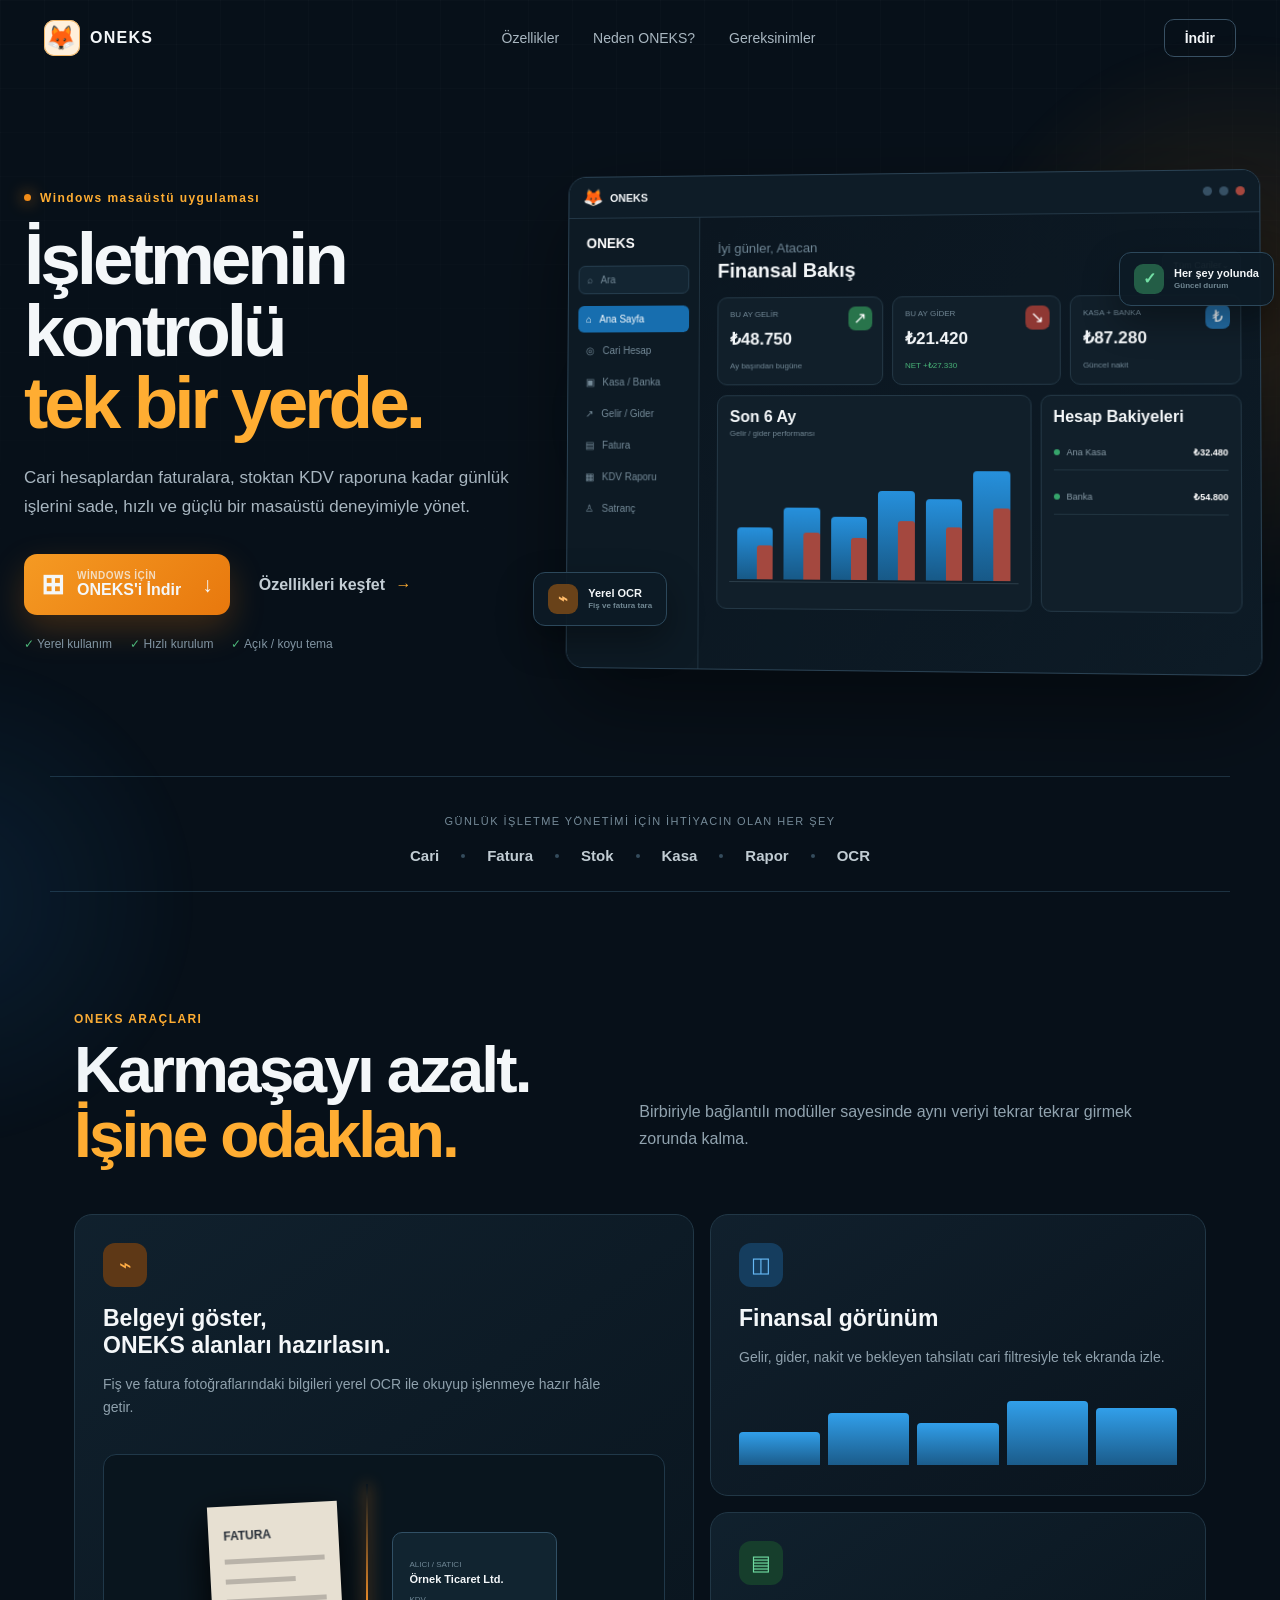
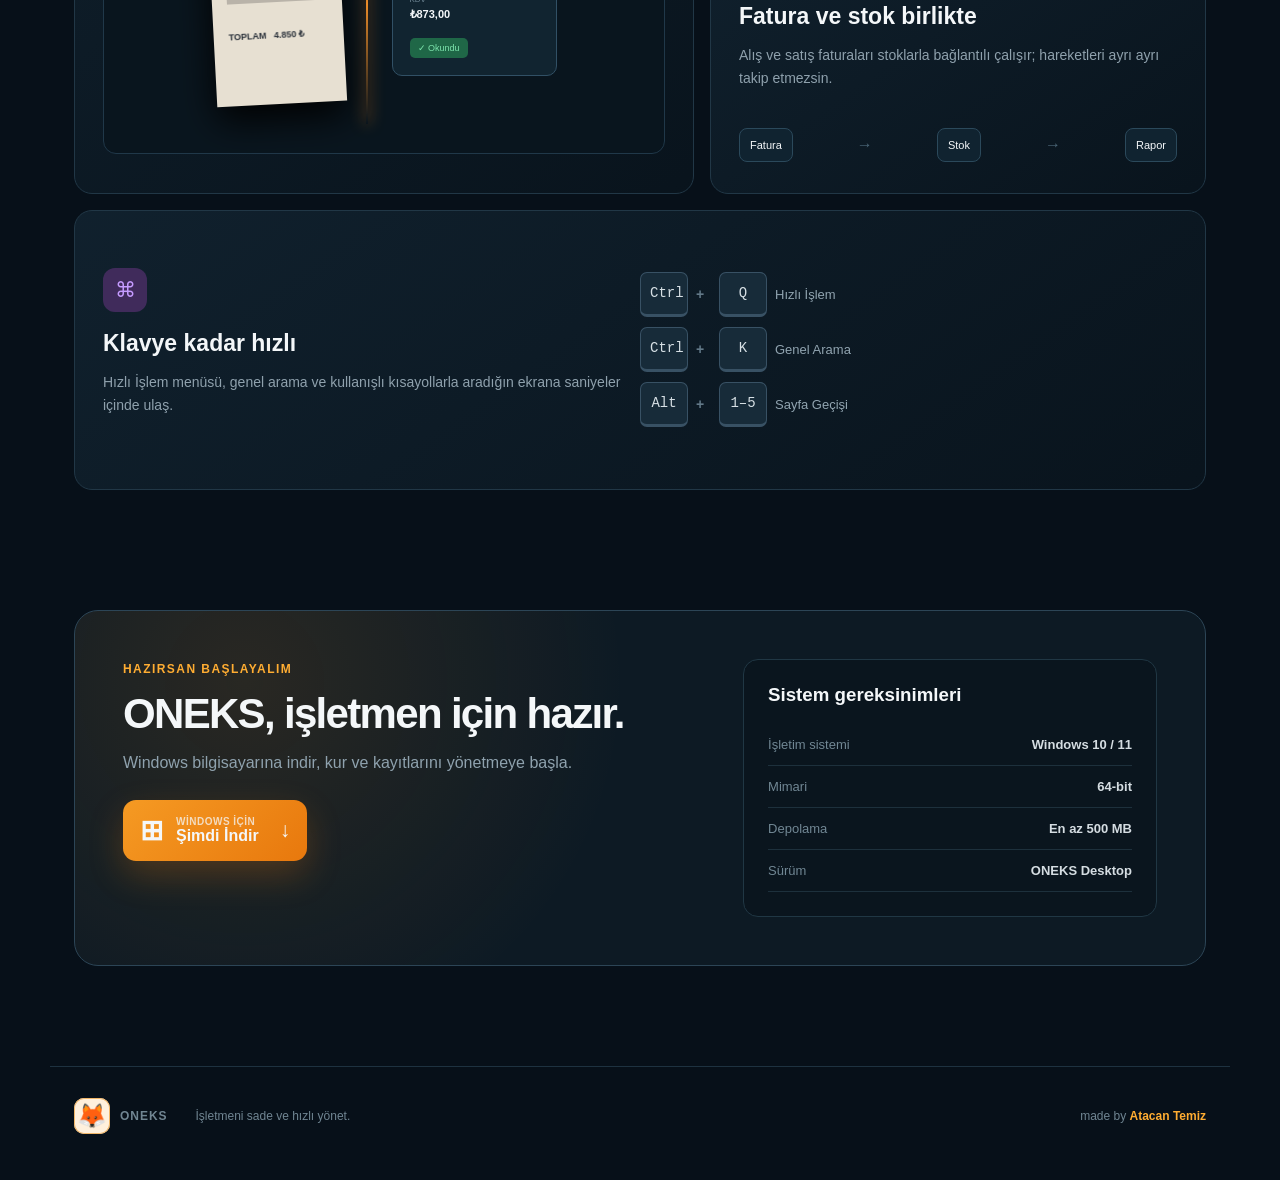
<file: index.html>
<!doctype html>
<html lang="tr">
<head>
  <meta charset="utf-8">
  <meta name="viewport" content="width=device-width, initial-scale=1">
  <meta name="theme-color" content="#071019">
  <meta name="description" content="ONEKS ile cari, fatura, stok, kasa ve raporlarınızı tek masaüstü uygulamasında yönetin.">
  <title>ONEKS — İşletmeni tek ekrandan yönet</title>
  <link rel="icon" href="data:image/svg+xml,<svg xmlns=%22http://www.w3.org/2000/svg%22 viewBox=%220 0 100 100%22><text y=%22.9em%22 font-size=%2290%22>🦊</text></svg>">
  <link rel="stylesheet" href="styles.css">
  <link rel="stylesheet" href="logo.css">
</head>
<body>
  <div class="ambient ambient-one"></div>
  <div class="ambient ambient-two"></div>

  <header class="site-header">
    <a class="brand" href="#top" aria-label="ONEKS ana sayfa">
      <span class="fox-logo" aria-hidden="true">🦊</span>
      <span>ONEKS</span>
    </a>
    <nav aria-label="Ana menü">
      <a href="#ozellikler">Özellikler</a>
      <a href="#guven">Neden ONEKS?</a>
      <a href="#gereksinimler">Gereksinimler</a>
    </nav>
    <a class="nav-download" href="https://github.com/atem07x/ONEKS-Updates/releases/latest/download/ONEKS-Setup.exe">İndir</a>
  </header>

  <main id="top">
    <section class="hero">
      <div class="hero-copy reveal">
        <div class="eyebrow"><i></i> Windows masaüstü uygulaması</div>
        <h1>İşletmenin kontrolü<br><span>tek bir yerde.</span></h1>
        <p class="hero-text">Cari hesaplardan faturalara, stoktan KDV raporuna kadar günlük işlerini sade, hızlı ve güçlü bir masaüstü deneyimiyle yönet.</p>
        <div class="hero-actions">
          <a class="download-button" href="https://github.com/atem07x/ONEKS-Updates/releases/latest/download/ONEKS-Setup.exe">
            <span class="windows-mark">⊞</span>
            <span><small>Windows için</small>ONEKS'i İndir</span>
            <b>↓</b>
          </a>
          <a class="ghost-button" href="#ozellikler">Özellikleri keşfet <span>→</span></a>
        </div>
        <div class="hero-notes">
          <span>✓ Yerel kullanım</span>
          <span>✓ Hızlı kurulum</span>
          <span>✓ Açık / koyu tema</span>
        </div>
      </div>

      <div class="app-stage reveal delay-one" aria-label="ONEKS uygulama önizlemesi">
        <div class="glow-ring"></div>
        <div class="app-window">
          <div class="window-bar">
            <div class="window-brand"><span class="mini-fox">🦊</span> ONEKS</div>
            <div class="window-controls"><i></i><i></i><i></i></div>
          </div>
          <div class="app-body">
            <aside class="mock-sidebar">
              <strong>ONEKS</strong>
              <div class="mock-search">⌕ &nbsp; Ara</div>
              <span class="active">⌂ &nbsp; Ana Sayfa</span>
              <span>◎ &nbsp; Cari Hesap</span>
              <span>▣ &nbsp; Kasa / Banka</span>
              <span>↗ &nbsp; Gelir / Gider</span>
              <span>▤ &nbsp; Fatura</span>
              <span>▦ &nbsp; KDV Raporu</span>
              <span>♙ &nbsp; Satranç</span>
            </aside>
            <div class="mock-content">
              <div class="mock-title">
                <div><small>İyi günler, Atacan</small><h3>Finansal Bakış</h3></div>
                <button>Tüm Cariler⌄</button>
              </div>
              <div class="stat-grid">
                <article><i class="green">↗</i><small>BU AY GELİR</small><strong>₺48.750</strong><em>Ay başından bugüne</em></article>
                <article><i class="red">↘</i><small>BU AY GİDER</small><strong>₺21.420</strong><em class="positive">NET +₺27.330</em></article>
                <article><i class="blue">₺</i><small>KASA + BANKA</small><strong>₺87.280</strong><em>Güncel nakit</em></article>
              </div>
              <div class="mock-lower">
                <article class="chart-card">
                  <div><strong>Son 6 Ay</strong><small>Gelir / gider performansı</small></div>
                  <div class="chart">
                    <span style="--h:42%"></span><span style="--h:58%"></span>
                    <span style="--h:51%"></span><span style="--h:72%"></span>
                    <span style="--h:65%"></span><span style="--h:88%"></span>
                  </div>
                </article>
                <article class="balance-card">
                  <strong>Hesap Bakiyeleri</strong>
                  <p><i></i> Ana Kasa <b>₺32.480</b></p>
                  <p><i></i> Banka <b>₺54.800</b></p>
                </article>
              </div>
            </div>
          </div>
        </div>
        <div class="floating-card card-one"><b>✓</b><span>Her şey yolunda<small>Güncel durum</small></span></div>
        <div class="floating-card card-two"><b>⌁</b><span>Yerel OCR<small>Fiş ve fatura tara</small></span></div>
      </div>
    </section>

    <section class="trust-strip reveal" id="guven">
      <p>Günlük işletme yönetimi için ihtiyacın olan her şey</p>
      <div><span>Cari</span><i></i><span>Fatura</span><i></i><span>Stok</span><i></i><span>Kasa</span><i></i><span>Rapor</span><i></i><span>OCR</span></div>
    </section>

    <section class="features" id="ozellikler">
      <div class="section-heading reveal">
        <span class="section-kicker">ONEKS ARAÇLARI</span>
        <h2>Karmaşayı azalt.<br><em>İşine odaklan.</em></h2>
        <p>Birbiriyle bağlantılı modüller sayesinde aynı veriyi tekrar tekrar girmek zorunda kalma.</p>
      </div>
      <div class="feature-grid">
        <article class="feature feature-large reveal">
          <div class="feature-icon orange">⌁</div>
          <h3>Belgeyi göster,<br>ONEKS alanları hazırlasın.</h3>
          <p>Fiş ve fatura fotoğraflarındaki bilgileri yerel OCR ile okuyup işlenmeye hazır hâle getir.</p>
          <div class="scan-demo">
            <div class="receipt"><b>FATURA</b><span></span><span></span><span></span><i>TOPLAM &nbsp; 4.850 ₺</i></div>
            <div class="scan-line"></div>
            <div class="scan-result"><small>ALICI / SATICI</small><b>Örnek Ticaret Ltd.</b><small>KDV</small><b>₺873,00</b><mark>✓ Okundu</mark></div>
          </div>
        </article>
        <article class="feature reveal delay-one">
          <div class="feature-icon blue">◫</div>
          <h3>Finansal görünüm</h3>
          <p>Gelir, gider, nakit ve bekleyen tahsilatı cari filtresiyle tek ekranda izle.</p>
          <div class="mini-bars"><i></i><i></i><i></i><i></i><i></i></div>
        </article>
        <article class="feature reveal delay-two">
          <div class="feature-icon green">▤</div>
          <h3>Fatura ve stok birlikte</h3>
          <p>Alış ve satış faturaları stoklarla bağlantılı çalışır; hareketleri ayrı ayrı takip etmezsin.</p>
          <div class="flow"><span>Fatura</span><b>→</b><span>Stok</span><b>→</b><span>Rapor</span></div>
        </article>
        <article class="feature feature-wide reveal">
          <div>
            <div class="feature-icon purple">⌘</div>
            <h3>Klavye kadar hızlı</h3>
            <p>Hızlı İşlem menüsü, genel arama ve kullanışlı kısayollarla aradığın ekrana saniyeler içinde ulaş.</p>
          </div>
          <div class="shortcut-list">
            <p><kbd>Ctrl</kbd><b>+</b><kbd>Q</kbd><span>Hızlı İşlem</span></p>
            <p><kbd>Ctrl</kbd><b>+</b><kbd>K</kbd><span>Genel Arama</span></p>
            <p><kbd>Alt</kbd><b>+</b><kbd>1–5</kbd><span>Sayfa Geçişi</span></p>
          </div>
        </article>
      </div>
    </section>

    <section class="requirements" id="gereksinimler">
      <div class="requirements-card reveal">
        <div>
          <span class="section-kicker">HAZIRSAN BAŞLAYALIM</span>
          <h2>ONEKS, işletmen için hazır.</h2>
          <p>Windows bilgisayarına indir, kur ve kayıtlarını yönetmeye başla.</p>
          <a class="download-button compact" href="https://github.com/atem07x/ONEKS-Updates/releases/latest/download/ONEKS-Setup.exe"><span class="windows-mark">⊞</span><span><small>Windows için</small>Şimdi İndir</span><b>↓</b></a>
        </div>
        <div class="system-box">
          <h3>Sistem gereksinimleri</h3>
          <p><span>İşletim sistemi</span><b>Windows 10 / 11</b></p>
          <p><span>Mimari</span><b>64-bit</b></p>
          <p><span>Depolama</span><b>En az 500 MB</b></p>
          <p><span>Sürüm</span><b>ONEKS Desktop</b></p>
        </div>
      </div>
    </section>
  </main>

  <footer>
    <a class="brand" href="#top"><span class="fox-logo" aria-hidden="true">🦊</span><span>ONEKS</span></a>
    <p>İşletmeni sade ve hızlı yönet.</p>
    <p class="signature">made by <b>Atacan Temiz</b></p>
  </footer>

  <div class="download-toast" role="status" aria-live="polite"><b>ONEKS indiriliyor</b><span>Kurulum dosyası cihazına gönderiliyor.</span></div>
  <script src="script.js"></script>
</body>
</html>
</file>
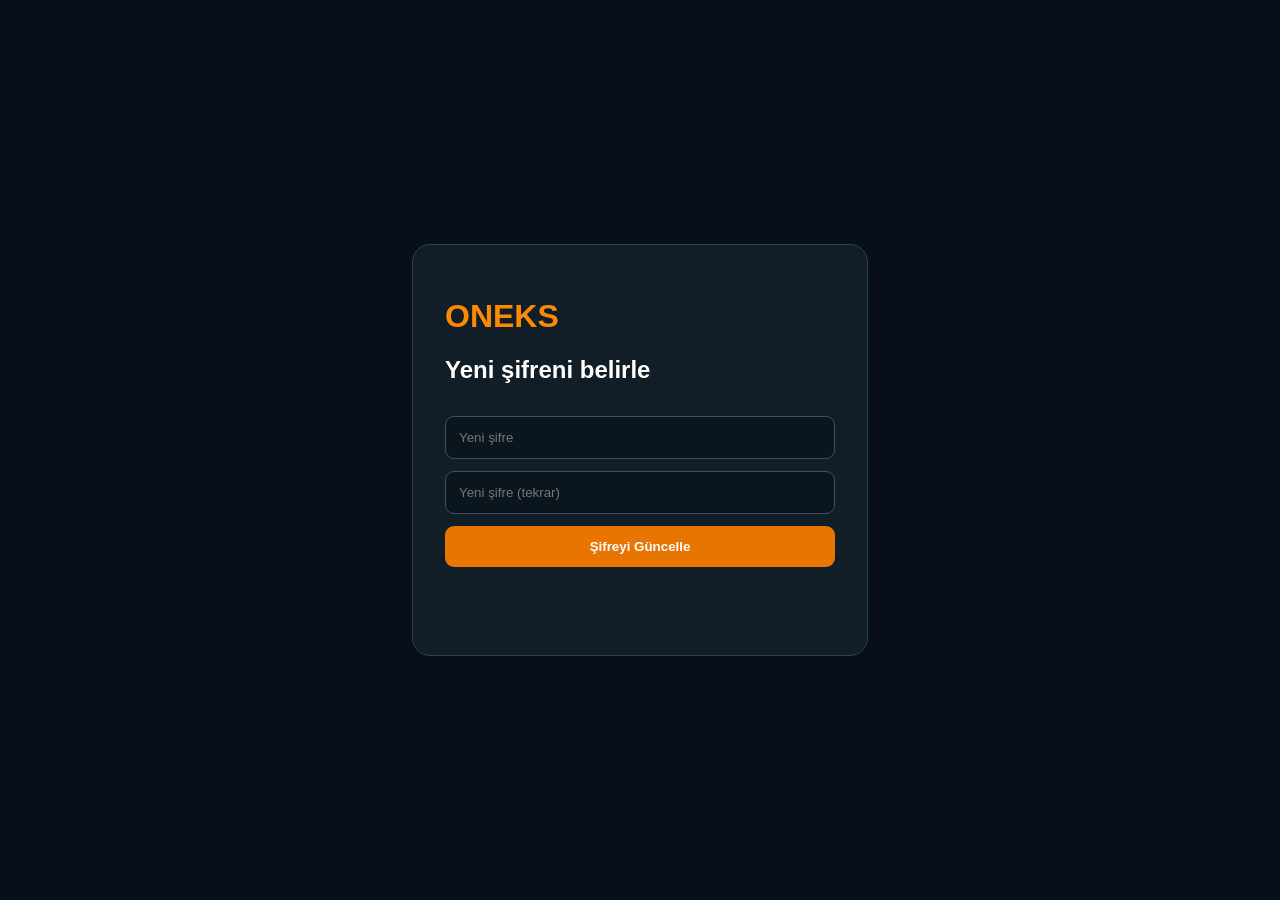
<file: reset-password.html>
<!doctype html><html lang="tr"><head><meta charset="utf-8"><meta name="viewport" content="width=device-width,initial-scale=1"><title>ONEKS — Yeni Şifre</title><style>body{font-family:Segoe UI,sans-serif;background:#071019;color:#fff;display:grid;place-items:center;min-height:100vh;margin:0}.card{width:min(390px,88vw);background:#111d27;padding:32px;border-radius:18px;border:1px solid #274055}h1{color:#ff8a00}input,button{box-sizing:border-box;width:100%;padding:13px;margin-top:12px;border-radius:9px;border:1px solid #385166;background:#0b151e;color:#fff}button{background:#e87500;border:0;font-weight:700;cursor:pointer}#mesaj{min-height:24px;color:#9fc7e8}</style></head><body><main class="card"><h1>ONEKS</h1><h2>Yeni şifreni belirle</h2><input id="s1" type="password" placeholder="Yeni şifre"><input id="s2" type="password" placeholder="Yeni şifre (tekrar)"><button id="kaydet">Şifreyi Güncelle</button><p id="mesaj"></p></main><script>const URL='https://zfhavcvfsxcvwntixrfj.supabase.co',KEY='sb_publishable_R2iUy0CeT5fqHi3C-PcTuQ_n804CIS1';const p=new URLSearchParams(location.hash.slice(1)),token=p.get('access_token'),m=document.querySelector('#mesaj');kaydet.onclick=async()=>{const a=s1.value,b=s2.value;if(a!==b){m.textContent='Şifreler eşleşmiyor.';return}if(!/^(?=.*[a-z])(?=.*[A-Z])(?=.*\d).{8,}$/.test(a)){m.textContent='En az 8 karakter, büyük/küçük harf ve sayı kullan.';return}if(!token){m.textContent='Bağlantı geçersiz veya süresi dolmuş.';return}const r=await fetch(URL+'/auth/v1/user',{method:'PUT',headers:{apikey:KEY,Authorization:'Bearer '+token,'Content-Type':'application/json'},body:JSON.stringify({password:a})});m.textContent=r.ok?'Şifren güncellendi. ONEKS’e dönebilirsin.':'İşlem yapılamadı; yeni bağlantı iste.'};</script></body></html>
</file>
<file: styles.css>
:root{--bg:#071019;--surface:#0c1823;--surface-2:#101f2c;--line:#1d3242;--text:#f4f7f9;--muted:#93a5b3;--orange:#f28c18;--orange-2:#ffad32;--blue:#2382d8;--green:#38a169}*{box-sizing:border-box}html{scroll-behavior:smooth}body{margin:0;background:var(--bg);color:var(--text);font-family:Inter,"Segoe UI",Arial,sans-serif;overflow-x:hidden}body:before{content:"";position:fixed;inset:0;pointer-events:none;background-image:linear-gradient(rgba(255,255,255,.016) 1px,transparent 1px),linear-gradient(90deg,rgba(255,255,255,.016) 1px,transparent 1px);background-size:44px 44px;mask-image:linear-gradient(to bottom,#000,transparent 82%)}a{color:inherit;text-decoration:none}.ambient{position:absolute;border-radius:50%;filter:blur(2px);pointer-events:none}.ambient-one{width:600px;height:600px;right:-260px;top:20px;background:radial-gradient(circle,rgba(242,140,24,.15),transparent 68%)}.ambient-two{width:500px;height:500px;left:-300px;top:650px;background:radial-gradient(circle,rgba(35,130,216,.12),transparent 70%)}.site-header{height:76px;max-width:1240px;margin:auto;padding:0 24px;display:flex;align-items:center;justify-content:space-between;position:relative;z-index:10}.brand{display:flex;align-items:center;gap:10px;font-weight:900;letter-spacing:.08em}.brand img{width:34px;height:34px;image-rendering:pixelated}.site-header nav{display:flex;gap:34px;color:#a9b7c1;font-size:14px}.site-header nav a:hover{color:white}.nav-download{border:1px solid #385063;border-radius:10px;padding:10px 20px;font-size:14px;font-weight:700}.nav-download:hover{border-color:var(--orange);color:var(--orange-2)}.hero{max-width:1280px;margin:auto;min-height:700px;padding:70px 24px 80px;display:grid;grid-template-columns:.88fr 1.25fr;align-items:center;gap:48px}.eyebrow,.section-kicker{color:var(--orange-2);font-size:12px;font-weight:800;letter-spacing:.12em}.eyebrow{display:flex;align-items:center;gap:9px}.eyebrow i{width:7px;height:7px;background:var(--orange);border-radius:50%;box-shadow:0 0 16px var(--orange)}h1{font-size:clamp(48px,5.7vw,82px);line-height:.99;letter-spacing:-.055em;margin:18px 0 25px}h1 span,.section-heading em{color:var(--orange-2);font-style:normal}.hero-text{max-width:580px;color:#a8b6c0;line-height:1.7;font-size:17px}.hero-actions{display:flex;gap:14px;align-items:center;margin-top:32px}.download-button{display:flex;align-items:center;gap:13px;background:linear-gradient(135deg,#f59a23,#e8780d);padding:14px 17px;border-radius:13px;box-shadow:0 14px 35px rgba(238,124,14,.24);font-weight:800;transition:.2s transform,.2s box-shadow}.download-button:hover{transform:translateY(-2px);box-shadow:0 18px 44px rgba(238,124,14,.34)}.download-button small{display:block;font-size:10px;opacity:.75;text-transform:uppercase;letter-spacing:.05em}.download-button b{font-size:21px;margin-left:8px}.windows-mark{font-size:28px}.ghost-button{padding:15px;color:#c3cdd4;font-weight:650}.ghost-button span{color:var(--orange-2);margin-left:6px}.hero-notes{display:flex;gap:18px;margin-top:22px;font-size:12px;color:#8194a2}.hero-notes span::first-letter{color:#4db77a}.app-stage{position:relative;min-width:0}.glow-ring{position:absolute;inset:7% -2%;background:radial-gradient(ellipse,rgba(27,126,201,.22),transparent 68%);filter:blur(18px)}.app-window{position:relative;border:1px solid #2b4355;border-radius:18px;background:#09131c;box-shadow:0 35px 90px rgba(0,0,0,.46);overflow:hidden;transform:perspective(1100px) rotateY(-3deg) rotateX(1deg)}.window-bar{height:42px;border-bottom:1px solid #233746;background:#0e1c27;display:flex;align-items:center;justify-content:space-between;padding:0 14px}.window-brand{font-size:11px;font-weight:800;display:flex;align-items:center;gap:7px}.window-brand img{width:20px;image-rendering:pixelated}.window-controls{display:flex;gap:7px}.window-controls i{width:9px;height:9px;border-radius:50%;background:#365064}.window-controls i:last-child{background:#a6473e}.app-body{height:455px;display:grid;grid-template-columns:135px 1fr}.mock-sidebar{background:#0d1a24;border-right:1px solid #203340;padding:17px 10px;display:flex;flex-direction:column;gap:5px;font-size:10px;color:#758b99}.mock-sidebar strong{font-size:14px;color:white;margin:0 8px 10px}.mock-search{border:1px solid #263e4f;background:#132532;border-radius:7px;padding:8px;margin-bottom:7px}.mock-sidebar span{padding:8px;border-radius:6px}.mock-sidebar .active{background:#176eaf;color:white}.mock-content{padding:22px 18px;background:linear-gradient(145deg,#0b1620,#0d1b26)}.mock-title{display:flex;justify-content:space-between;align-items:center}.mock-title small{color:#708796}.mock-title h3{margin:3px 0 15px;font-size:20px}.mock-title button{background:#142634;color:#b7c5ce;border:1px solid #294052;border-radius:7px;padding:7px 10px;font-size:9px}.stat-grid{display:grid;grid-template-columns:repeat(3,1fr);gap:9px}.stat-grid article,.mock-lower article{background:#111f2a;border:1px solid #243846;border-radius:10px;padding:12px;position:relative}.stat-grid i{position:absolute;right:10px;top:9px;width:24px;height:24px;border-radius:7px;text-align:center;line-height:24px;color:#fff;font-style:normal}.stat-grid .green{background:#28744b}.stat-grid .red{background:#8f3833}.stat-grid .blue{background:#246fa8}.stat-grid small{color:#728896;font-size:8px;display:block}.stat-grid strong{font-size:17px;display:block;margin:10px 0 5px}.stat-grid em{font-style:normal;color:#728896;font-size:8px}.stat-grid .positive{color:#49b579}.mock-lower{display:grid;grid-template-columns:1.6fr 1fr;gap:9px;margin-top:10px;height:215px}.chart-card>div:first-child small{display:block;color:#738895;font-size:8px;margin-top:3px}.chart{height:145px;display:flex;align-items:flex-end;gap:11px;padding:18px 8px 2px;border-bottom:1px solid #2b3d49}.chart span{height:var(--h);flex:1;background:linear-gradient(#2690dc,#175987);border-radius:4px 4px 0 0;position:relative}.chart span:after{content:"";position:absolute;bottom:0;left:55%;right:0;height:66%;background:#a4483f;border-radius:3px 3px 0 0}.balance-card p{display:grid;grid-template-columns:auto 1fr auto;align-items:center;gap:7px;font-size:9px;color:#899ca8;border-bottom:1px solid #213440;padding:12px 0}.balance-card p i{width:6px;height:6px;border-radius:50%;background:#36a46b}.balance-card p b{color:white}.floating-card{position:absolute;background:rgba(13,27,38,.94);border:1px solid #2c485b;border-radius:12px;padding:11px 14px;display:flex;align-items:center;gap:10px;box-shadow:0 15px 35px rgba(0,0,0,.35);font-size:11px}.floating-card b{width:30px;height:30px;border-radius:9px;background:#235d46;color:#73e0a5;display:grid;place-items:center;font-size:16px}.floating-card span{font-weight:700}.floating-card small{display:block;color:#718894;font-size:8px;margin-top:2px}.card-one{right:-18px;top:80px}.card-two{left:-28px;bottom:45px}.card-two b{background:#694219;color:#ffba68}.trust-strip{max-width:1180px;margin:0 auto 120px;border-top:1px solid #1d3241;border-bottom:1px solid #1d3241;padding:27px 15px;text-align:center;color:#758a98}.trust-strip p{font-size:11px;text-transform:uppercase;letter-spacing:.13em}.trust-strip div{display:flex;justify-content:center;align-items:center;gap:22px;margin-top:20px}.trust-strip span{color:#c1ccd3;font-size:15px;font-weight:700}.trust-strip i{width:4px;height:4px;border-radius:50%;background:#344c5d}.features{max-width:1180px;margin:auto;padding:0 24px 120px}.section-heading{display:grid;grid-template-columns:1fr 1.1fr;column-gap:50px;margin-bottom:45px}.section-heading .section-kicker{grid-column:1/-1;margin-bottom:12px}.section-heading h2{font-size:clamp(38px,5vw,64px);line-height:1.02;letter-spacing:-.045em;margin:0}.section-heading p{color:#91a3af;line-height:1.7;max-width:500px;align-self:end}.feature-grid{display:grid;grid-template-columns:1.25fr 1fr;gap:16px}.feature{min-height:280px;padding:28px;border:1px solid #213746;border-radius:18px;background:linear-gradient(145deg,rgba(17,34,47,.92),rgba(9,20,29,.92));overflow:hidden}.feature h3{font-size:23px;margin:18px 0 10px}.feature p{color:#8fa1ad;line-height:1.65;font-size:14px;max-width:520px}.feature-large{grid-row:span 2;min-height:580px}.feature-wide{grid-column:1/-1;display:grid;grid-template-columns:1fr 1fr;align-items:center}.feature-icon{width:44px;height:44px;border-radius:12px;display:grid;place-items:center;font-size:21px}.feature-icon.orange{background:#5e3816;color:#ffad45}.feature-icon.blue{background:#153d5e;color:#66b8f4}.feature-icon.green{background:#163e2c;color:#6ed9a0}.feature-icon.purple{background:#402b5b;color:#c59bff}.scan-demo{height:300px;margin-top:35px;border-radius:13px;background:#09151e;border:1px solid #203849;display:flex;align-items:center;justify-content:center;gap:24px;position:relative}.receipt{width:130px;height:200px;background:#e7e0d2;color:#293039;padding:20px 15px;transform:rotate(-3deg);box-shadow:0 14px 35px #000}.receipt b{font-size:12px}.receipt span{display:block;height:5px;background:#b9b3a9;margin:15px 0}.receipt span:nth-child(3){width:70%}.receipt i{font-style:normal;font-size:9px;font-weight:bold;display:block;margin-top:28px}.scan-line{height:240px;width:2px;background:linear-gradient(transparent,#ff982c,transparent);box-shadow:0 0 15px #ff8b18}.scan-result{width:165px;background:#112430;border:1px solid #315065;border-radius:10px;padding:17px}.scan-result small,.scan-result b{display:block}.scan-result small{color:#6f8795;font-size:8px;margin-top:10px}.scan-result b{font-size:11px;margin-top:4px}.scan-result mark{display:inline-block;background:#1f6747;color:#7ce4ac;border-radius:5px;padding:5px 8px;margin-top:17px;font-size:9px}.mini-bars{height:72px;display:flex;align-items:end;gap:8px;margin-top:24px}.mini-bars i{flex:1;background:linear-gradient(#319fea,#1b5c8b);border-radius:4px 4px 0 0}.mini-bars i:nth-child(1){height:45%}.mini-bars i:nth-child(2){height:72%}.mini-bars i:nth-child(3){height:58%}.mini-bars i:nth-child(4){height:88%}.mini-bars i:nth-child(5){height:78%}.flow{display:flex;align-items:center;justify-content:space-between;margin-top:38px}.flow span{border:1px solid #2b495b;background:#102330;border-radius:8px;padding:10px;font-size:11px}.flow b{color:#4b6677}.shortcut-list p{display:grid;grid-template-columns:48px 15px 48px 1fr;align-items:center;gap:8px;margin:10px 0}.shortcut-list kbd{background:#172b39;border:1px solid #385164;border-bottom-width:3px;border-radius:7px;padding:9px;text-align:center;color:#d7e0e5}.shortcut-list b{color:#627988}.shortcut-list span{color:#91a4b0;font-size:13px}.requirements{max-width:1180px;margin:0 auto;padding:0 24px 100px}.requirements-card{border:1px solid #2c4556;background:radial-gradient(circle at 15% 20%,rgba(242,140,24,.12),transparent 38%),#0d1a24;border-radius:24px;padding:48px;display:grid;grid-template-columns:1.15fr .85fr;gap:60px}.requirements-card h2{font-size:42px;letter-spacing:-.04em;margin:13px 0}.requirements-card>div>p{color:#8fa2ae}.compact{width:max-content;margin-top:28px}.system-box{background:#0a151e;border:1px solid #203744;border-radius:15px;padding:24px}.system-box h3{margin-top:0}.system-box p{display:flex;justify-content:space-between;border-bottom:1px solid #1d303c;padding:13px 0;margin:0;font-size:13px}.system-box p span{color:#718794}.system-box p b{color:#d5dde2}footer{max-width:1180px;margin:auto;border-top:1px solid #1e3240;padding:30px 24px 45px;display:flex;align-items:center;gap:28px;color:#708592;font-size:12px}footer .signature{margin-left:auto}footer .signature b{color:var(--orange-2)}.download-toast{position:fixed;right:22px;bottom:22px;background:#102431;border:1px solid #315167;border-radius:12px;padding:14px 18px;box-shadow:0 20px 50px #000;display:flex;flex-direction:column;transform:translateY(130%);opacity:0;transition:.3s;z-index:20}.download-toast.show{transform:translateY(0);opacity:1}.download-toast b{font-size:13px;color:#ffad32}.download-toast span{font-size:10px;color:#91a4af;margin-top:4px}.reveal{opacity:0;transform:translateY(18px);transition:.7s ease}.reveal.visible{opacity:1;transform:none}.delay-one{transition-delay:.12s}.delay-two{transition-delay:.2s}@media(max-width:980px){.site-header nav{display:none}.hero{grid-template-columns:1fr;padding-top:45px}.hero-copy{text-align:center}.eyebrow,.hero-actions,.hero-notes{justify-content:center}.hero-text{margin-left:auto;margin-right:auto}.app-stage{max-width:760px;margin:auto;width:100%}.section-heading{grid-template-columns:1fr}.feature-grid{grid-template-columns:1fr}.feature-large,.feature-wide{grid-column:auto;grid-row:auto}.feature-wide{grid-template-columns:1fr}.requirements-card{grid-template-columns:1fr}.card-one{right:5px}.card-two{left:5px}}@media(max-width:620px){.hero{padding-left:15px;padding-right:15px}.hero-actions{flex-direction:column}.hero-notes{flex-wrap:wrap}.app-body{grid-template-columns:85px 1fr;height:390px}.mock-sidebar{padding:10px 5px}.mock-sidebar span{font-size:0}.mock-sidebar span::first-letter{font-size:13px}.stat-grid{grid-template-columns:1fr}.stat-grid article:nth-child(n+2){display:none}.mock-lower{grid-template-columns:1fr}.balance-card{display:none}.floating-card{display:none}.trust-strip div{flex-wrap:wrap}.feature{padding:21px}.feature-large{min-height:auto}.scan-demo{transform:scale(.86);margin-left:-8%;margin-right:-8%}.requirements-card{padding:28px 20px}.requirements-card h2{font-size:34px}footer{flex-wrap:wrap}footer .signature{margin-left:0;width:100%}}
</file>
<file: logo.css>
.fox-logo {
  width: 36px;
  height: 36px;
  display: grid;
  place-items: center;
  border-radius: 10px;
  background: #fff0dc;
  box-shadow: inset 0 0 0 1px #f1b667;
  font-size: 24px;
  line-height: 1;
}

.mini-fox {
  font-size: 17px;
}
</file>
